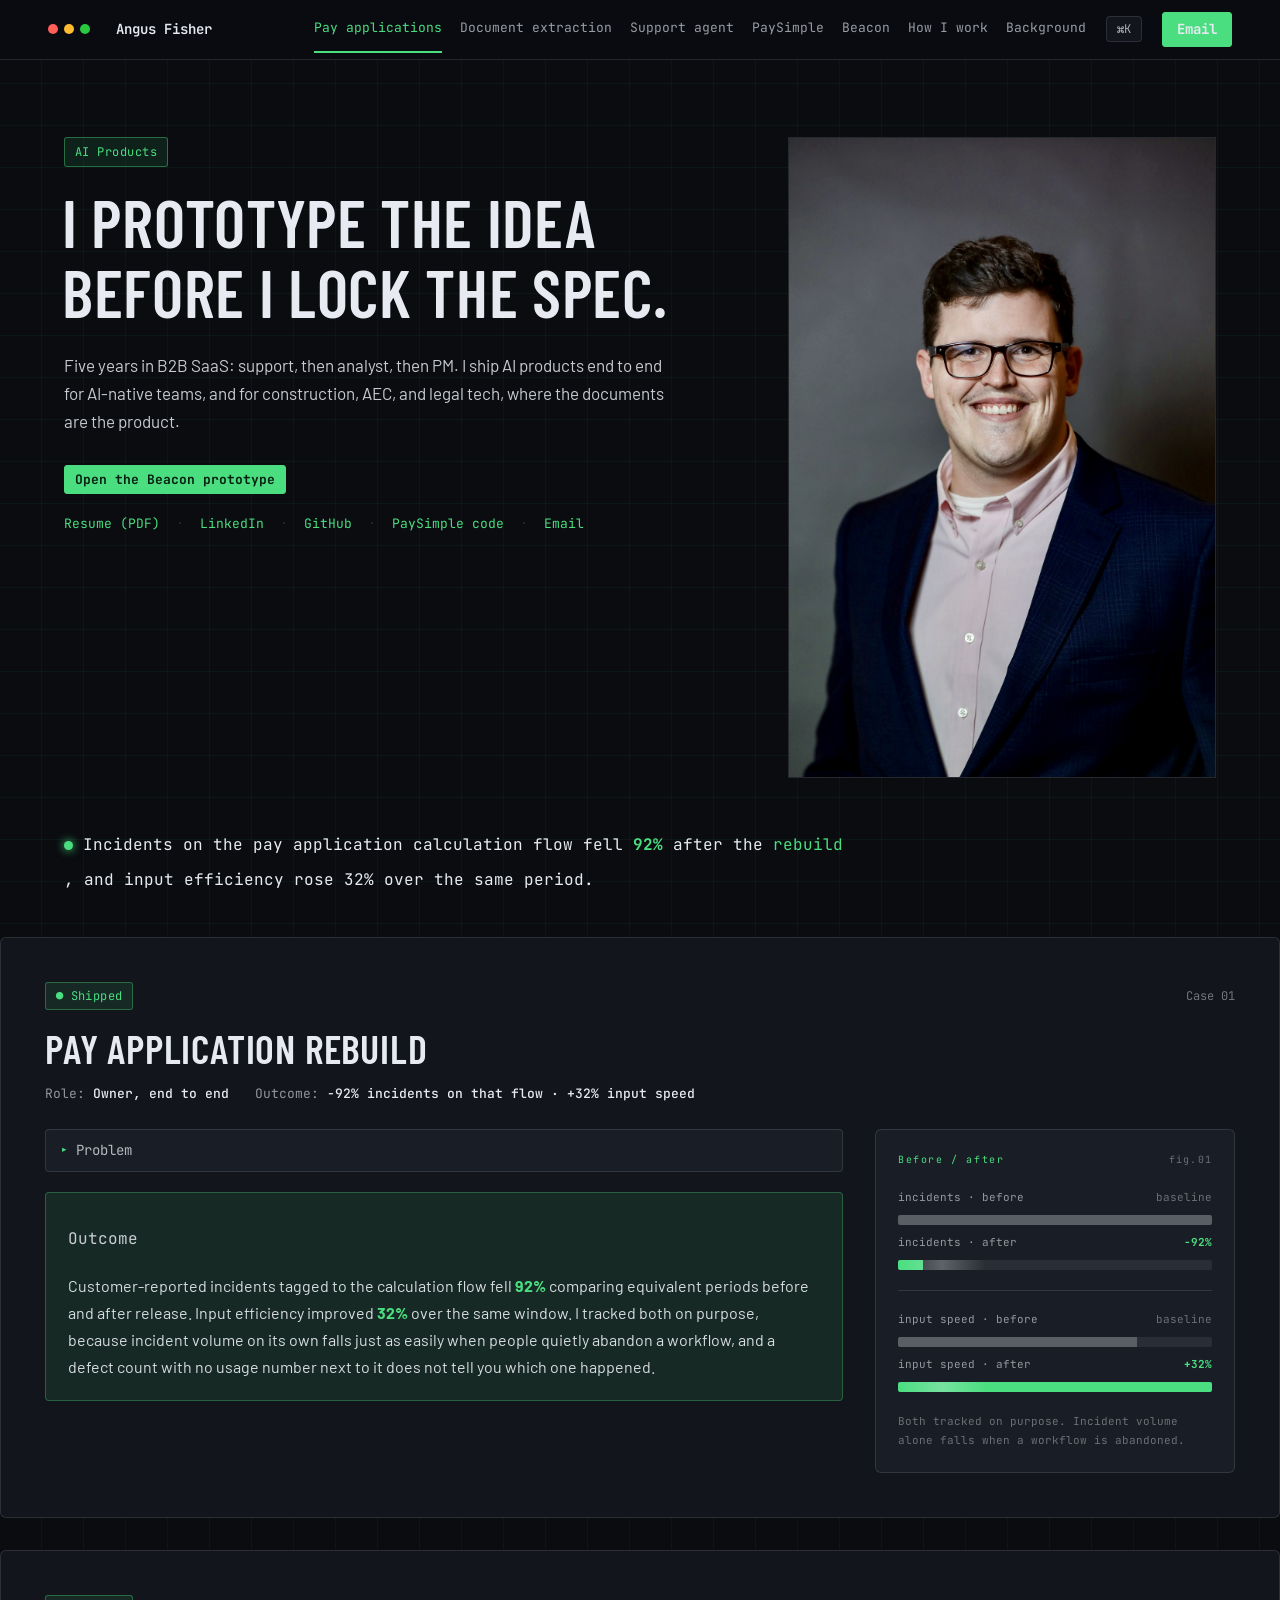
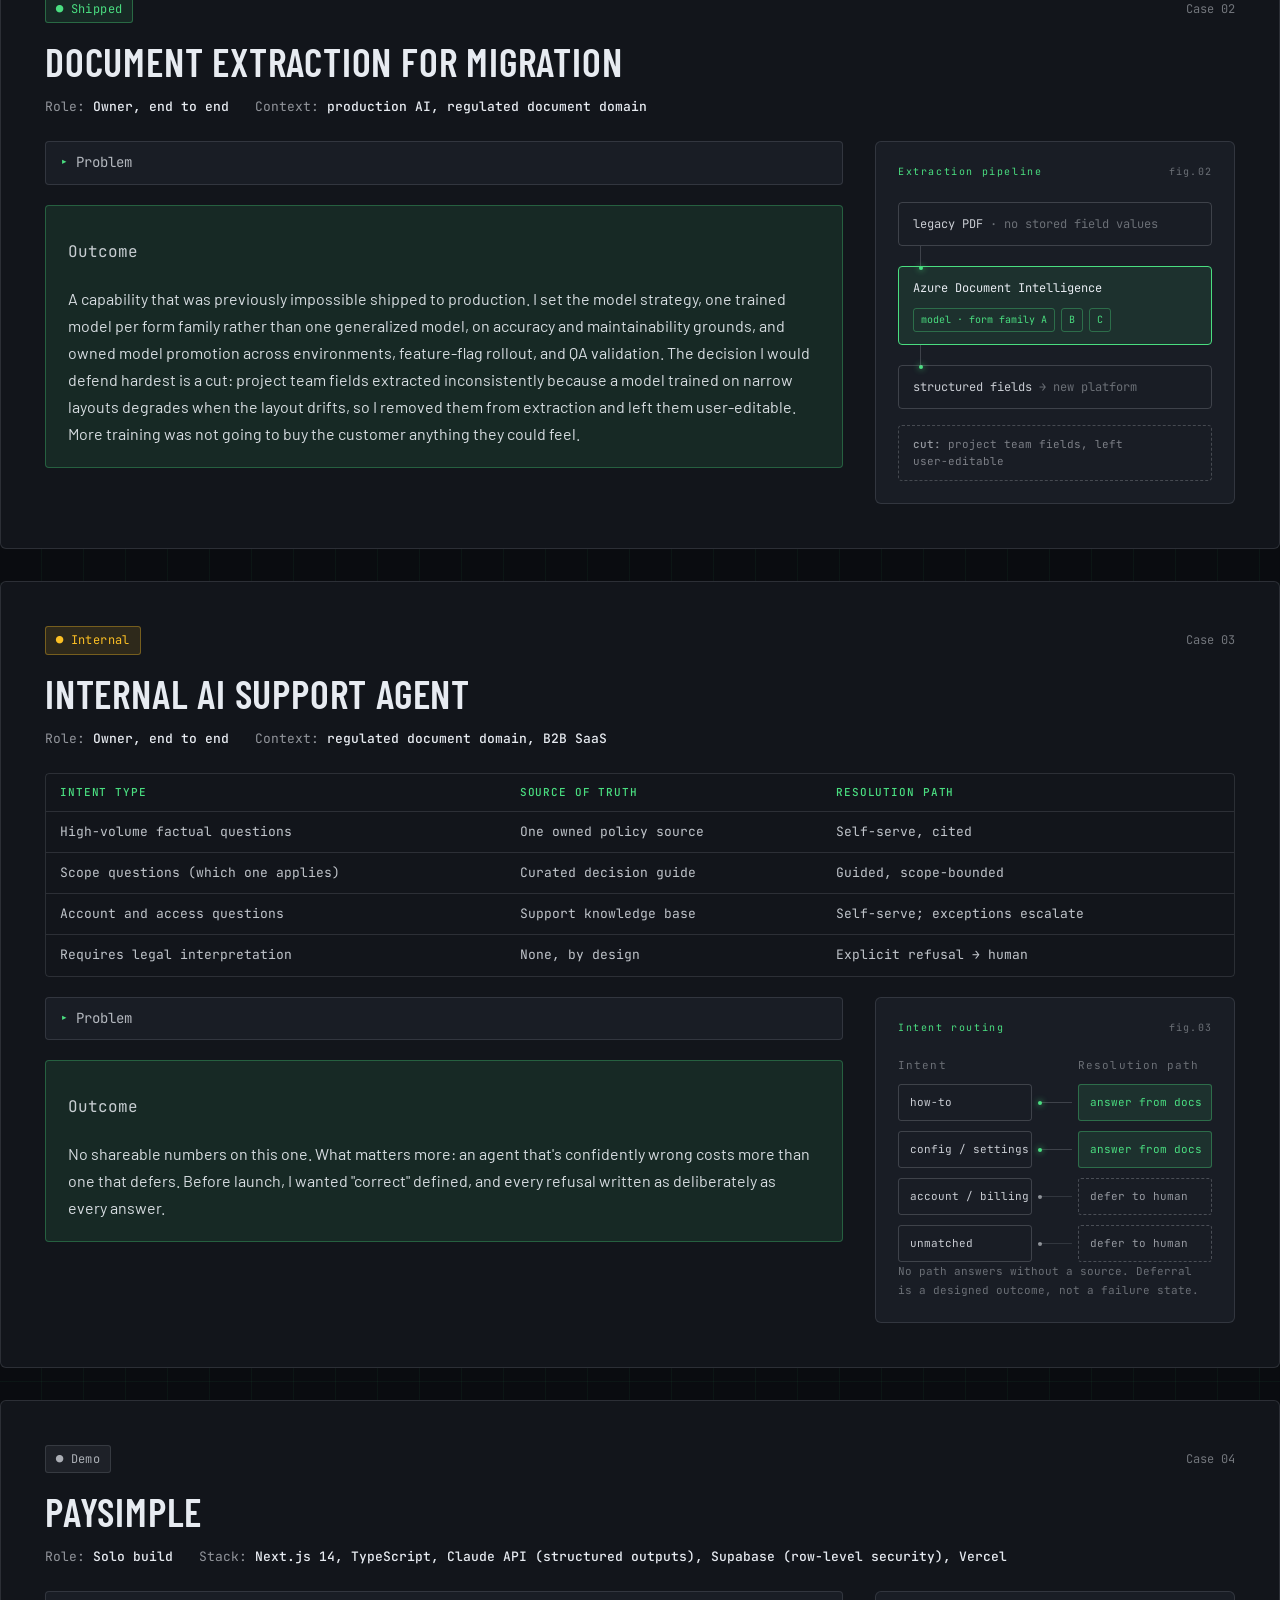
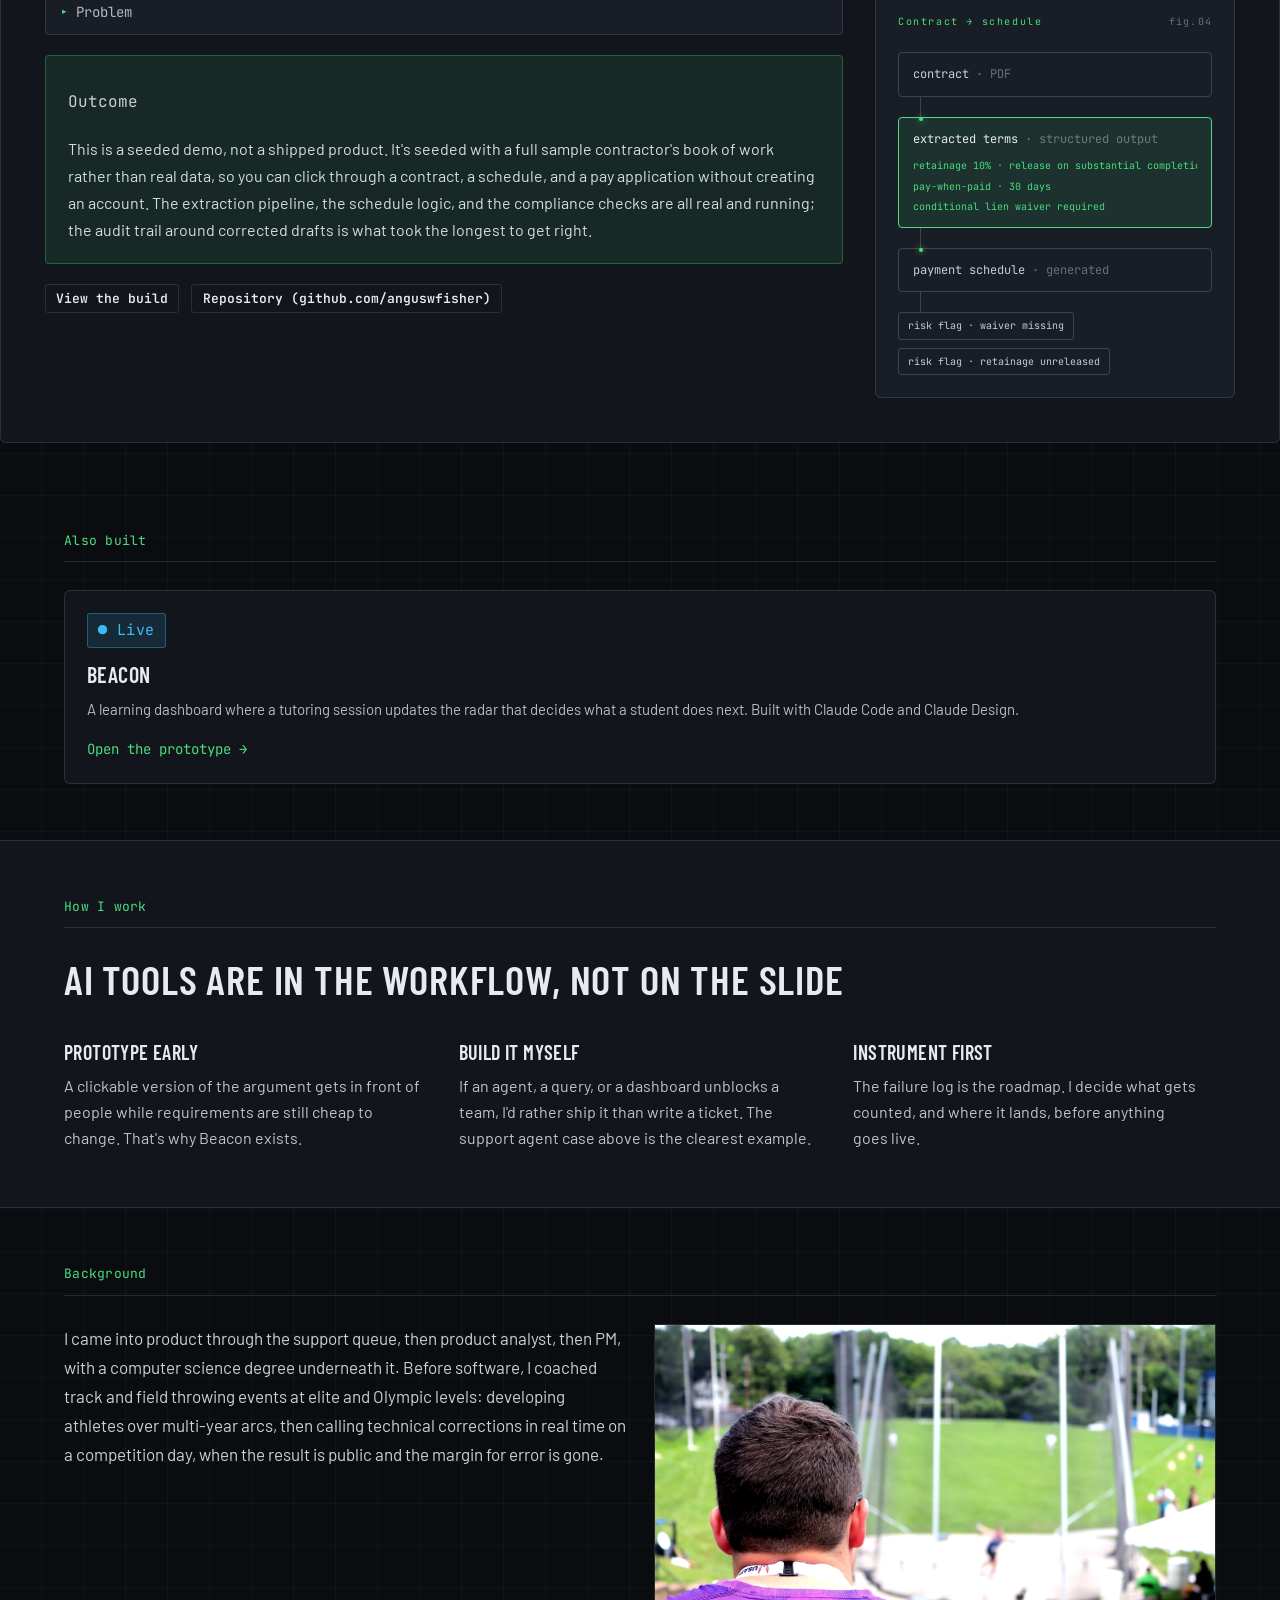
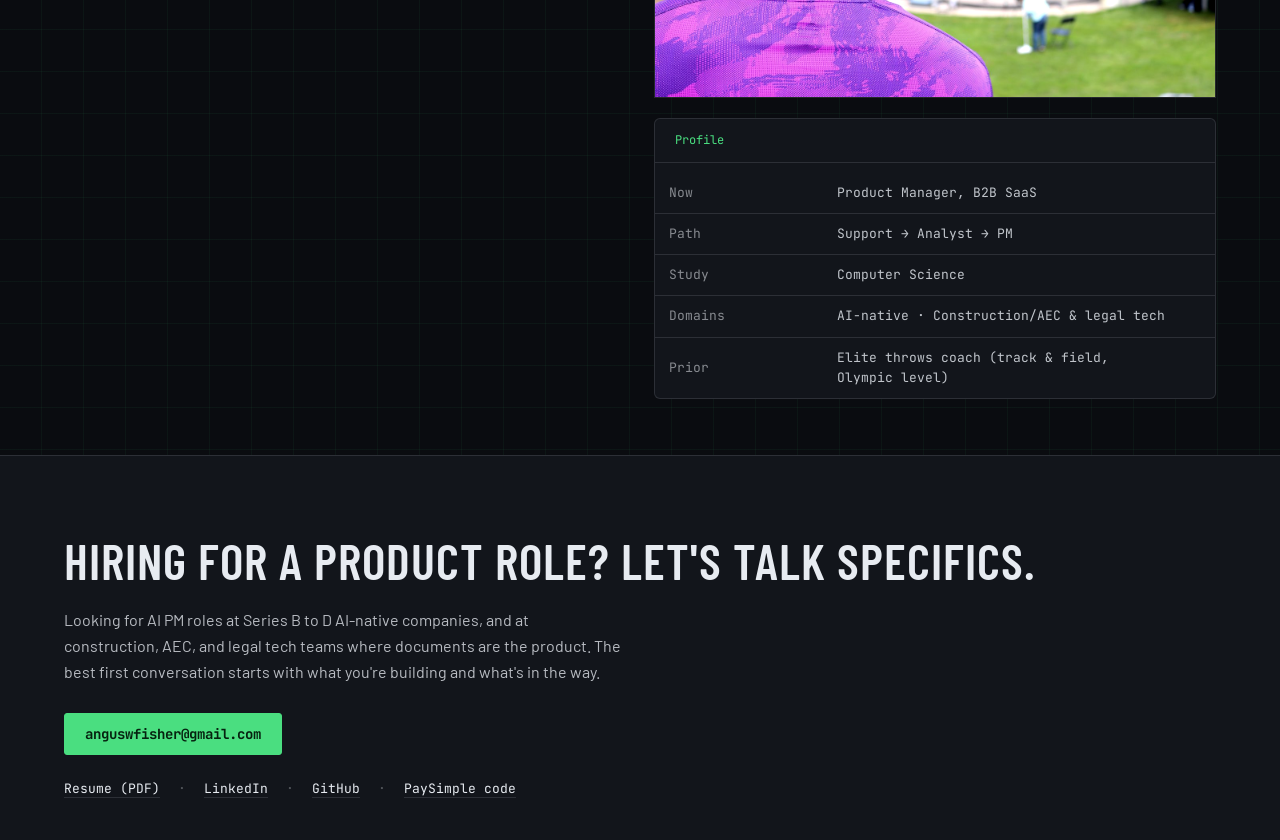
<file: index.html>
<!DOCTYPE html>
<html lang="en">
<head>
<meta charset="utf-8">
<meta name="viewport" content="width=device-width, initial-scale=1">
<link rel="icon" type="image/svg+xml" href="img/favicon.svg">
<title>Angus Fisher, Product Manager</title>
<meta name="description" content="Product manager who ships AI products end to end: intent taxonomy, knowledge structure, working prototype, and the feedback loop that tells you whether it landed.">
<meta property="og:type" content="website">
<meta property="og:url" content="https://angusfisher1.github.io/angusFisher/">
<meta property="og:title" content="Angus Fisher, Product Manager">
<meta property="og:description" content="Product manager who ships AI products end to end: intent taxonomy, knowledge structure, working prototype, and the feedback loop that tells you whether it landed.">
<meta property="og:image" content="https://angusfisher1.github.io/angusFisher/img/og-card.jpg">
<meta property="og:image:width" content="1200">
<meta property="og:image:height" content="630">
<meta name="twitter:card" content="summary_large_image">
<meta name="twitter:title" content="Angus Fisher, Product Manager">
<meta name="twitter:description" content="Product manager who ships AI products end to end: intent taxonomy, knowledge structure, working prototype, and the feedback loop that tells you whether it landed.">
<meta name="twitter:image" content="https://angusfisher1.github.io/angusFisher/img/og-card.jpg">
<link rel="stylesheet" href="css/design-system.css">
<link rel="stylesheet" href="css/site.css">
</head>
<body>

<nav class="nav site-header">
  <span class="term-dots" aria-hidden="true"><span></span><span></span><span></span></span>
  <span class="nav-brand">Angus Fisher</span>
  <div class="nav-links">
    <a href="#case-pay-app" data-nav>Pay applications</a>
    <a href="#case-doc-intelligence" data-nav>Document extraction</a>
    <a href="#case-support-agent" data-nav>Support agent</a>
    <a href="#case-paysimple" data-nav>PaySimple</a>
    <a href="#beacon" data-nav>Beacon</a>
    <a href="#how-i-work" data-nav>How I work</a>
    <a href="#background" data-nav>Background</a>
  </div>
  <button class="cmdk-trigger" id="cmdk-trigger" type="button" aria-haspopup="dialog">⌘K</button>
  <a class="btn btn-primary btn-link nav-email" href="mailto:anguswfisher@gmail.com">Email</a>
</nav>

<section class="hero">
  <div class="hero__grid">
    <div>
      <p class="hero__badge">AI Products</p>
      <h1 class="hero__title">
        <span>I prototype the idea before I lock the spec.</span>
      </h1>
      <p class="hero__lede">
        Five years in B2B SaaS: support, then analyst, then PM. I ship AI products end to end for AI-native teams, and for construction, AEC, and legal tech, where the documents are the product.
      </p>
      <div class="hero__actions">
        <a class="btn btn-primary btn-link" href="https://angusfisher1.github.io/beacon/" target="_blank" rel="noopener">Open the Beacon prototype</a>
      </div>
      <p class="hero__links">
        <a href="assets/resume.pdf" target="_blank" rel="noopener">Resume (PDF)</a>
        <span aria-hidden="true">·</span>
        <a href="https://www.linkedin.com/in/anguswfisher" target="_blank" rel="noopener">LinkedIn</a>
        <span aria-hidden="true">·</span>
        <a href="https://github.com/AngusFisher1" target="_blank" rel="noopener">GitHub</a>
        <span aria-hidden="true">·</span>
        <a href="https://github.com/anguswfisher/paysimple" target="_blank" rel="noopener">PaySimple code</a>
        <span aria-hidden="true">·</span>
        <a href="mailto:anguswfisher@gmail.com">Email</a>
      </p>
    </div>
    <div class="hero__photo">
      <img src="img/headshot.jpg" alt="Angus Fisher smiling in a navy blazer, studio headshot" width="1100" height="1650">
    </div>
  </div>
</section>

<!-- TODO: confirm the exact comparison window (per month, per release, per quarter)
     and the system the incident counts came from, then name the window in the
     outcome paragraph instead of "equivalent periods". -->
<p class="status-line container">
  <span class="status-dot" aria-hidden="true"></span>
  Incidents on the pay application calculation flow fell <strong class="count-up" data-target="92" data-suffix="%">92%</strong> after the <a href="#case-pay-app">rebuild</a>, and input efficiency rose 32% over the same period.
</p>

<section id="case-pay-app" class="deploy-card">
  <div class="deploy-card__head">
    <span class="badge badge--shipped">● Shipped</span>
    <span class="deploy-card__id">Case 01</span>
  </div>
  <h2 class="deploy-card__title">Pay application rebuild</h2>
  <p class="deploy-card__meta">
    <span>Role: <strong>Owner, end to end</strong></span>
    <span>Outcome: <strong>-92% incidents on that flow &middot; +32% input speed</strong></span>
  </p>

  <div class="deploy-card__split">
    <div class="deploy-card__body">
      <details class="log">
        <summary>Problem</summary>
        <p>Pay applications move money between parties on a construction project, and the calculation logic behind them was producing customer-facing errors. The input flow was slow enough that people made mistakes upstream of the math. I led the rebuild end to end and instrumented both incident volume and input efficiency before shipping, so I'd know whether the fix actually worked.</p>
      </details>

      <div class="log log--out">
        <p class="log__prompt">Outcome</p>
        <p class="log__output">Customer-reported incidents tagged to the calculation flow fell <strong>92%</strong> comparing equivalent periods before and after release. Input efficiency improved <strong>32%</strong> over the same window. I tracked both on purpose, because incident volume on its own falls just as easily when people quietly abandon a workflow, and a defect count with no usage number next to it does not tell you which one happened.</p>
      </div>
    </div>

    <div class="diagram-panel">
      <div class="diagram-panel__sweep" data-anim></div>
      <div class="diagram-panel__head">
        <span class="diagram-panel__label">Before / after</span>
        <span class="diagram-panel__fig">fig.01</span>
      </div>
      <div class="diagram-bars">
        <div class="diagram-bar-group">
          <div class="diagram-bar-row"><span>incidents &middot; before</span><span class="baseline">baseline</span></div>
          <div class="diagram-bar-track"><div class="diagram-bar-fill diagram-bar-fill--base" data-anim style="--w:100%"></div></div>
          <div class="diagram-bar-row"><span>incidents &middot; after</span><strong data-count data-to="-92" data-prefix="&minus;" data-suffix="%">&minus;92%</strong></div>
          <div class="diagram-bar-track">
            <div class="diagram-bar-fill diagram-bar-fill--accent" data-anim style="--w:8%"></div>
            <div class="diagram-bar-shine" data-loop></div>
          </div>
        </div>
        <div class="diagram-bar-divider"></div>
        <div class="diagram-bar-group">
          <div class="diagram-bar-row"><span>input speed &middot; before</span><span class="baseline">baseline</span></div>
          <div class="diagram-bar-track"><div class="diagram-bar-fill diagram-bar-fill--base" data-anim style="--w:76%"></div></div>
          <div class="diagram-bar-row"><span>input speed &middot; after</span><strong data-count data-to="32" data-prefix="+" data-suffix="%">+32%</strong></div>
          <div class="diagram-bar-track">
            <div class="diagram-bar-fill diagram-bar-fill--accent" data-anim style="--w:100%"></div>
            <div class="diagram-bar-shine" data-loop></div>
          </div>
        </div>
        <p class="diagram-caption" data-anim>Both tracked on purpose. Incident volume alone falls when a workflow is abandoned.</p>
      </div>
    </div>
  </div>
</section>

<section id="case-doc-intelligence" class="deploy-card">
  <div class="deploy-card__head">
    <span class="badge badge--shipped">● Shipped</span>
    <span class="deploy-card__id">Case 02</span>
  </div>
  <h2 class="deploy-card__title">Document extraction for migration</h2>
  <p class="deploy-card__meta">
    <span>Role: <strong>Owner, end to end</strong></span>
    <span>Context: <strong>production AI, regulated document domain</strong></span>
  </p>

  <div class="deploy-card__split">
    <div class="deploy-card__body">
      <details class="log">
        <summary>Problem</summary>
        <p>Finalized PDFs in our legacy product stored no structured field values. That did not make migration slow, it made it impossible: a customer moving to the newer platform mid-project had to re-key everything by hand, so most of them refused to move at all. I wrote the business case, evaluated OCR and custom PDF parsing against trained extraction models, and chose Azure Document Intelligence because OCR alone could not hold accuracy on documents where the numbers matter financially.</p>
      </details>

      <div class="log log--out">
        <p class="log__prompt">Outcome</p>
        <p class="log__output">A capability that was previously impossible shipped to production. I set the model strategy, one trained model per form family rather than one generalized model, on accuracy and maintainability grounds, and owned model promotion across environments, feature-flag rollout, and QA validation. The decision I would defend hardest is a cut: project team fields extracted inconsistently because a model trained on narrow layouts degrades when the layout drifts, so I removed them from extraction and left them user-editable. More training was not going to buy the customer anything they could feel.</p>
      </div>
    </div>

    <div class="diagram-panel">
      <div class="diagram-panel__sweep" data-anim></div>
      <div class="diagram-panel__head">
        <span class="diagram-panel__label">Extraction pipeline</span>
        <span class="diagram-panel__fig">fig.02</span>
      </div>
      <div class="diagram-flow">
        <div class="diagram-node" data-anim>legacy PDF <span class="sub">&middot; no stored field values</span></div>
        <div class="diagram-connector">
          <div class="diagram-connector__line" data-anim></div>
          <div class="diagram-connector__dot" data-loop></div>
        </div>
        <div class="diagram-node diagram-node--accent" data-anim>
          <div class="diagram-node__title">Azure Document Intelligence</div>
          <div class="diagram-node__tags">
            <span class="diagram-tag" data-loop>model &middot; form family A</span>
            <span class="diagram-tag" data-loop>B</span>
            <span class="diagram-tag" data-loop>C</span>
          </div>
        </div>
        <div class="diagram-connector">
          <div class="diagram-connector__line" data-anim></div>
          <div class="diagram-connector__dot" data-loop></div>
        </div>
        <div class="diagram-node" data-anim>structured fields <span class="sub">&rarr; new platform</span></div>
        <div class="diagram-cut" data-anim><strong>cut:</strong> project team fields, left user-editable</div>
      </div>
    </div>
  </div>
</section>

<section id="case-support-agent" class="deploy-card">
  <div class="deploy-card__head">
    <span class="badge badge--internal">● Internal</span>
    <span class="deploy-card__id">Case 03</span>
  </div>
  <h2 class="deploy-card__title">Internal AI support agent</h2>
  <p class="deploy-card__meta">
    <span>Role: <strong>Owner, end to end</strong></span>
    <span>Context: <strong>regulated document domain, B2B SaaS</strong></span>
  </p>

  <div class="taxonomy">
    <div class="table-scroll">
      <table class="table">
        <thead>
          <tr><th>Intent type</th><th>Source of truth</th><th>Resolution path</th></tr>
        </thead>
        <tbody>
          <tr><td>High-volume factual questions</td><td>One owned policy source</td><td>Self-serve, cited</td></tr>
          <tr><td>Scope questions (which one applies)</td><td>Curated decision guide</td><td>Guided, scope-bounded</td></tr>
          <tr><td>Account and access questions</td><td>Support knowledge base</td><td>Self-serve; exceptions escalate</td></tr>
          <tr><td>Requires legal interpretation</td><td>None, by design</td><td>Explicit refusal → human</td></tr>
        </tbody>
      </table>
    </div>
  </div>

  <div class="deploy-card__split">
    <div class="deploy-card__body">
      <details class="log">
        <summary>Problem</summary>
        <p>Support agents were the search interface for questions the documentation already answered. The same forty or so questions arrived in a hundred phrasings, and every repeat pulled a subject matter expert away from work only they could do. I clustered a real ticket sample by what the resolution actually required, wrote the refusal path for anything needing legal interpretation, and ran a weekly triage on what the taxonomy didn't yet cover.</p>
      </details>

      <div class="log log--out">
        <p class="log__prompt">Outcome</p>
        <p class="log__output">No shareable numbers on this one. What matters more: an agent that's confidently wrong costs more than one that defers. Before launch, I wanted "correct" defined, and every refusal written as deliberately as every answer.</p>
      </div>
    </div>

    <div class="diagram-panel">
      <div class="diagram-panel__sweep" data-anim></div>
      <div class="diagram-panel__head">
        <span class="diagram-panel__label">Intent routing</span>
        <span class="diagram-panel__fig">fig.03</span>
      </div>
      <div class="diagram-route">
        <span class="diagram-route__header">Intent</span>
        <span></span>
        <span class="diagram-route__header">Resolution path</span>

        <div class="diagram-route-cell" data-anim>how-to</div>
        <div class="diagram-route-connector"><div class="diagram-route-connector__dot" data-loop></div></div>
        <div class="diagram-route-cell diagram-route-cell--accent" data-anim>answer from docs</div>

        <div class="diagram-route-cell" data-anim>config / settings</div>
        <div class="diagram-route-connector"><div class="diagram-route-connector__dot" data-loop></div></div>
        <div class="diagram-route-cell diagram-route-cell--accent" data-anim>answer from docs</div>

        <div class="diagram-route-cell" data-anim>account / billing</div>
        <div class="diagram-route-connector diagram-route-connector--dim"><div class="diagram-route-connector__dot diagram-route-connector__dot--dim" data-loop></div></div>
        <div class="diagram-route-cell diagram-route-cell--dashed" data-anim>defer to human</div>

        <div class="diagram-route-cell" data-anim>unmatched</div>
        <div class="diagram-route-connector diagram-route-connector--dim"><div class="diagram-route-connector__dot diagram-route-connector__dot--dim" data-loop></div></div>
        <div class="diagram-route-cell diagram-route-cell--dashed" data-anim>defer to human</div>
      </div>
      <p class="diagram-caption" data-anim>No path answers without a source. Deferral is a designed outcome, not a failure state.</p>
    </div>
  </div>
</section>

<section id="case-paysimple" class="deploy-card">
  <div class="deploy-card__head">
    <span class="badge badge--demo">● Demo</span>
    <span class="deploy-card__id">Case 04</span>
  </div>
  <h2 class="deploy-card__title">PaySimple</h2>
  <p class="deploy-card__meta">
    <span>Role: <strong>Solo build</strong></span>
    <span>Stack: <strong>Next.js 14, TypeScript, Claude API (structured outputs), Supabase (row-level security), Vercel</strong></span>
  </p>

  <div class="deploy-card__split">
    <div class="deploy-card__body">
      <details class="log">
        <summary>Problem</summary>
        <p>Contractors pull payment terms out of contracts by hand, rebuild the schedule in a spreadsheet, and carry compliance risk they can't easily see: retainage release conditions, pay-when-paid versus pay-if-paid clauses, prompt payment law that varies by state. Generic payment software doesn't speak that language, because it wasn't built for construction contracts specifically.</p>
        <p>Solo build, product and engineering both. The pipeline reads an uploaded contract, identifies the agreement type, and extracts payment terms and key dates using the Claude API, not a template matcher or a regex pass over the PDF text. Extracted terms feed a payment schedule that accounts for progress draws, retainage, and lien waivers, then flow into a pay application workflow with line-item management and the calculations that go with it. A compliance layer checks for the clauses that actually cause payment disputes: pay-when-paid versus pay-if-paid language, retainage triggers, completion dependencies, and state prompt payment law.</p>
      </details>

      <div class="log log--out">
        <p class="log__prompt">Outcome</p>
        <p class="log__output">This is a seeded demo, not a shipped product. It's seeded with a full sample contractor's book of work rather than real data, so you can click through a contract, a schedule, and a pay application without creating an account. The extraction pipeline, the schedule logic, and the compliance checks are all real and running; the audit trail around corrected drafts is what took the longest to get right.</p>
      </div>

      <p class="deploy-card__links">
        <a class="btn btn-secondary btn-link" href="https://anguswfisher.github.io/paysimple/" target="_blank" rel="noopener">View the build</a>
        <a class="btn btn-secondary btn-link" href="https://github.com/anguswfisher/paysimple" target="_blank" rel="noopener">Repository (github.com/anguswfisher)</a>
      </p>
    </div>

    <div class="diagram-panel">
      <div class="diagram-panel__sweep" data-anim></div>
      <div class="diagram-panel__head">
        <span class="diagram-panel__label">Contract &rarr; schedule</span>
        <span class="diagram-panel__fig">fig.04</span>
      </div>
      <div class="diagram-flow">
        <div class="diagram-node" data-anim>contract <span class="sub">&middot; PDF</span></div>
        <div class="diagram-connector">
          <div class="diagram-connector__line" data-anim></div>
          <div class="diagram-connector__dot" data-loop></div>
        </div>
        <div class="diagram-node diagram-node--accent" data-anim>
          <div class="diagram-node__title">extracted terms <span class="sub">&middot; structured output</span></div>
          <div class="diagram-node__lines">
            <span data-anim>retainage 10% &middot; release on substantial completion</span>
            <span data-anim>pay-when-paid &middot; 30 days</span>
            <span data-anim>conditional lien waiver required</span>
          </div>
        </div>
        <div class="diagram-connector">
          <div class="diagram-connector__line" data-anim></div>
          <div class="diagram-connector__dot" data-loop></div>
        </div>
        <div class="diagram-node" data-anim>payment schedule <span class="sub">&middot; generated</span></div>
        <div class="diagram-connector">
          <div class="diagram-connector__line" data-anim></div>
        </div>
        <div class="diagram-flags">
          <span class="diagram-flag" data-anim>risk flag &middot; waiver missing</span>
          <span class="diagram-flag" data-anim>risk flag &middot; retainage unreleased</span>
        </div>
      </div>
    </div>
  </div>
</section>

<section id="also-built" class="section-1200">
  <span class="eyebrow">Also built</span>
  <hr class="divider">
  <div class="also-built__grid">
    <article class="also-built__item" id="beacon">
      <div class="also-built__body also-built__body--no-image">
        <p class="also-built__head"><span class="badge badge--live">● Live</span></p>
        <h3 class="also-built__title">Beacon</h3>
        <p>A learning dashboard where a tutoring session updates the radar that decides what a student does next. Built with Claude Code and Claude Design.</p>
        <a href="https://angusfisher1.github.io/beacon/" target="_blank" rel="noopener">Open the prototype →</a>
      </div>
    </article>
  </div>
</section>

<section id="how-i-work" class="approach">
  <div class="container">
    <span class="eyebrow">How I work</span>
    <hr class="divider">
    <h2 class="approach__title">AI tools are in the workflow, not on the slide</h2>
    <div class="flags">
      <div>
        <h3>Prototype early</h3>
        <p>A clickable version of the argument gets in front of people while requirements are still cheap to change. That's why Beacon exists.</p>
      </div>
      <div>
        <h3>Build it myself</h3>
        <p>If an agent, a query, or a dashboard unblocks a team, I'd rather ship it than write a ticket. The support agent case above is the clearest example.</p>
      </div>
      <div>
        <h3>Instrument first</h3>
        <p>The failure log is the roadmap. I decide what gets counted, and where it lands, before anything goes live.</p>
      </div>
    </div>
  </div>
</section>

<section id="background" class="section-1200">
  <span class="eyebrow">Background</span>
  <hr class="divider">
  <div class="background-grid">
    <div>
      <p class="bio__lede">I came into product through the support queue, then product analyst, then PM, with a computer science degree underneath it. Before software, I coached track and field throwing events at elite and Olympic levels: developing athletes over multi-year arcs, then calling technical corrections in real time on a competition day, when the result is public and the margin for error is gone.</p>
    </div>
    <div class="background-media">
      <div class="background-media__photo">
        <img src="img/coaching.JPG" alt="Coaching a throws event at a USATF competition" width="1400" height="933" loading="lazy">
      </div>
      <div class="profile-card">
        <p class="profile-card__label">Profile</p>
        <table class="table">
          <tbody>
            <tr><td>Now</td><td>Product Manager, B2B SaaS</td></tr>
            <tr><td>Path</td><td>Support → Analyst → PM</td></tr>
            <tr><td>Study</td><td>Computer Science</td></tr>
            <tr><td>Domains</td><td>AI-native · Construction/AEC &amp; legal tech</td></tr>
            <tr><td>Prior</td><td>Elite throws coach (track &amp; field, Olympic level)</td></tr>
          </tbody>
        </table>
      </div>
    </div>
  </div>
</section>

<footer class="site-footer">
  <div class="container">
    <h2 class="site-footer__title">Hiring for a product role? Let's talk specifics.</h2>
    <p class="site-footer__note">Looking for AI PM roles at Series B to D AI-native companies, and at construction, AEC, and legal tech teams where documents are the product. The best first conversation starts with what you're building and what's in the way.</p>
    <a class="btn btn-primary btn-link footer-email" href="mailto:anguswfisher@gmail.com">anguswfisher@gmail.com</a>
    <p class="footer-links--text">
      <a href="assets/resume.pdf" target="_blank" rel="noopener">Resume (PDF)</a>
      <span aria-hidden="true">·</span>
      <a href="https://www.linkedin.com/in/anguswfisher" target="_blank" rel="noopener">LinkedIn</a>
      <span aria-hidden="true">·</span>
      <a href="https://github.com/AngusFisher1" target="_blank" rel="noopener">GitHub</a>
      <span aria-hidden="true">·</span>
      <a href="https://github.com/anguswfisher/paysimple" target="_blank" rel="noopener">PaySimple code</a>
    </p>
  </div>
</footer>

<div class="cmdk-backdrop" id="cmdk-backdrop" hidden role="dialog" aria-modal="true" aria-label="Command palette">
  <div class="cmdk">
    <input class="cmdk__input" id="cmdk-input" type="text" placeholder="Type a command or search…" autocomplete="off" spellcheck="false">
    <ul class="cmdk__list" id="cmdk-list">
      <li><button type="button" data-href="#case-pay-app">Go to: Pay application rebuild</button></li>
      <li><button type="button" data-href="#case-doc-intelligence">Go to: Document extraction for migration</button></li>
      <li><button type="button" data-href="#case-support-agent">Go to: Internal support agent</button></li>
      <li><button type="button" data-href="#case-paysimple">Go to: PaySimple</button></li>
      <li><button type="button" data-href="#beacon">Go to: Beacon (also built)</button></li>
      <li><button type="button" data-href="#how-i-work">Go to: How I work</button></li>
      <li><button type="button" data-href="#background">Go to: Background</button></li>
      <li><button type="button" data-href="https://angusfisher1.github.io/beacon/" data-external="1">Open: Beacon (live demo) <span class="text-muted">↗</span></button></li>
      <li><button type="button" data-href="assets/resume.pdf" data-external="1">Open: Resume (PDF) <span class="text-muted">↗</span></button></li>
      <li><button type="button" data-href="https://www.linkedin.com/in/anguswfisher" data-external="1">Open: LinkedIn <span class="text-muted">↗</span></button></li>
      <li><button type="button" data-href="https://github.com/AngusFisher1" data-external="1">Open: GitHub <span class="text-muted">↗</span></button></li>
      <li><button type="button" data-href="https://github.com/anguswfisher/paysimple" data-external="1">Open: PaySimple repository <span class="text-muted">↗</span></button></li>
      <li><button type="button" data-href="mailto:anguswfisher@gmail.com" data-external="1">Open: Email <span class="text-muted">↗</span></button></li>
    </ul>
  </div>
</div>

<script src="site.js" defer></script>
</body>
</html>
</file>
<file: css/design-system.css>
/* Industry — design-system tokens and component classes. This file is the source of truth for the system's look; retune it here and see readme.md. */
@import url('https://fonts.googleapis.com/css2?family=Barlow:wght@400;500;700&family=Barlow+Condensed:wght@400;600&display=swap');

:root {
  --color-bg: #f2f2f3;
  --color-surface: #e9e9ea;
  --color-text: #1d1f20;
  --color-accent: #5980a6;
  --color-accent-2: #728fab;
  --color-divider: color-mix(in srgb, #62686c 26%, transparent);

  /* Tonal ramps — generated in OKLCH on one shared lightness scale, so the
     same step of any role matches the others in visual value. */
  --color-neutral-100: #f5f5f8;
  --color-neutral-200: #e7e7ea;
  --color-neutral-300: #d4d4d7;
  --color-neutral-400: #b7b7ba;
  --color-neutral-500: #98989b;
  --color-neutral-600: #7a7a7d;
  --color-neutral-700: #5d5d60;
  --color-neutral-800: #424244;
  --color-neutral-900: #2b2b2d;

  --color-accent-100: #eef6ff;
  --color-accent-200: #d6ebff;
  --color-accent-300: #b5d9fd;
  --color-accent-400: #94bce3;
  --color-accent-500: #749dc4;
  --color-accent-600: #597ea3;
  --color-accent-700: #416180;
  --color-accent-800: #2c455d;
  --color-accent-900: #1d2d3d;

  --color-accent-2-100: #eef6ff;
  --color-accent-2-200: #d6ebff;
  --color-accent-2-300: #bdd8f2;
  --color-accent-2-400: #9ebbd8;
  --color-accent-2-500: #7e9cb8;
  --color-accent-2-600: #627d98;
  --color-accent-2-700: #486077;
  --color-accent-2-800: #314457;
  --color-accent-2-900: #1f2d3a;

  --font-heading: "Barlow Condensed", system-ui, sans-serif;
  --font-heading-weight: 600;
  --font-body: "Barlow", system-ui, sans-serif;

  --space-1: 3.4px;
  --space-2: 6.8px;
  --space-3: 10.2px;
  --space-4: 13.6px;
  --space-6: 20.4px;
  --space-8: 27.2px;

  --radius-sm: 2px;
  --radius-md: 4px;
  --radius-lg: 7px;

  /* Elevation — derived from the ground: soft ink-tinted shadows on a
     light theme, a hairline edge + ambient darkness on a dark one. */
  --shadow-sm: 0 1px 2px color-mix(in srgb, #2b2b2d 14%, transparent);
  --shadow-md: 0 3px 10px color-mix(in srgb, #2b2b2d 16%, transparent);
  --shadow-lg: 0 12px 32px color-mix(in srgb, #2b2b2d 22%, transparent);
}

body {
  background: var(--color-bg);
  color: var(--color-text);
  font-family: var(--font-body);
}
h1, h2, h3, h4 { font-family: var(--font-heading); font-weight: var(--font-heading-weight); }

.blueprint {
  position: relative;
  border: 1px solid var(--color-divider);
  border-radius: 0;
}
/* The overlay image treatments (halftone, duotone) clip their overlay
   (overflow:hidden); a blueprint wrapper draws its registration marks
   outside the box, so when both classes share a wrapper the frame must
   win. */
.blueprint.halftone, .blueprint.plate, .blueprint.duotone { overflow: visible; }
.blueprint > .corner {
  position: absolute; width: 11px; height: 11px;
  color: color-mix(in srgb, var(--color-text) 55%, transparent);
}
.blueprint > .corner::before, .blueprint > .corner::after {
  content: ""; position: absolute; background: currentColor;
}
.blueprint > .corner::before { left: 5px; top: 0; width: 1px; height: 100%; }
.blueprint > .corner::after  { top: 5px; left: 0; width: 100%; height: 1px; }
.blueprint > .corner.tl { top: -6px; left: -6px; }
.blueprint > .corner.tr { top: -6px; right: -6px; }
.blueprint > .corner.bl { bottom: -6px; left: -6px; }
.blueprint > .corner.br { bottom: -6px; right: -6px; }

.duotone{position:relative;overflow:hidden}
.duotone::after{content:"";position:absolute;inset:0;pointer-events:none;
  background:var(--color-accent);mix-blend-mode:color;
  transition:opacity .3s ease}
.duotone:hover::after{opacity:0}

/* ══════════════════════════════════════════════════════════════════════════
   Components — built with the tokens above. Plain CSS
   on plain HTML: no JavaScript, no build step. Each class is documented in
   readme.md and demonstrated in foundations/ and components/.
   ══════════════════════════════════════════════════════════════════════ */

*, *::before, *::after { box-sizing: border-box; }
body { margin: 0; font-size: 15px; line-height: 1.55; font-weight: 400; }
h1, h2, h3, h4, h5, h6 {
  font-family: var(--font-heading); font-weight: var(--font-heading-weight);
  line-height: 1.12; letter-spacing: -0.015em; margin: 0 0 var(--space-2);
}
h1 { font-size: 42px; }
h2 { font-size: 32px; }
h3 { font-size: 25px; }
h4 { font-size: 20px; }
h5 { font-size: 16px; }
h6 { font-size: 13px; }
h6 { letter-spacing: 0.08em; text-transform: uppercase; }
p { margin: 0 0 var(--space-3); }
a { color: var(--color-accent); text-underline-offset: 3px; }
img { display: block; max-width: 100%; }
figure { margin: 0; }
figcaption {
  font-size: 11px; margin-top: var(--space-1);
  color: color-mix(in srgb, var(--color-text) 55%, transparent);
}
.text-muted { color: color-mix(in srgb, var(--color-text) 55%, transparent); }
:focus { outline: none; }
:focus-visible { outline: 2px solid var(--color-accent); outline-offset: 2px; }
::selection { background: color-mix(in srgb, var(--color-accent) 30%, transparent); }

/* — rules — */
.hr {
  height: 1px; border: 0; margin: var(--space-4) 0;
  background: var(--color-divider);
}

/* — buttons — */
.btn {
  display: inline-flex; align-items: center; justify-content: center; gap: 6px;
  cursor: pointer; text-decoration: none;
  font-family: var(--font-heading); font-weight: var(--font-heading-weight);
  font-size: 13px; line-height: 1.2; color: var(--color-text);
  background: transparent; border: 1px solid transparent;
  padding: calc(var(--space-2) * 0.85) var(--space-3);
  border-radius: var(--radius-md);
}
.btn svg { display: block; }
.btn:disabled { opacity: 0.45; cursor: not-allowed; }
.btn-primary { background: var(--color-accent); color: var(--color-bg); }
.btn-primary:hover { background: var(--color-accent-600); }
.btn-primary:active { background: var(--color-accent-700); }
.btn-secondary { border-color: var(--color-divider); }
.btn-secondary:hover { background: color-mix(in srgb, var(--color-text) 7%, transparent); }
.btn-secondary:active { background: color-mix(in srgb, var(--color-text) 14%, transparent); }
.btn-ghost { color: var(--color-accent); padding-inline: var(--space-1); }
.btn-ghost:hover { background: color-mix(in srgb, var(--color-accent) 10%, transparent); }
.btn-ghost:active { background: color-mix(in srgb, var(--color-accent) 18%, transparent); }
.btn-icon { width: 34px; height: 34px; padding: 0; }
.btn-block { width: 100%; margin-top: var(--space-2); }

/* — forms — */
.field > label {
  display: block; font-size: 12px; margin-bottom: 5px;
  color: color-mix(in srgb, var(--color-text) 70%, transparent);
}
.input {
  width: 100%; min-height: 36px; padding: 6px 10px; font: inherit;
  font-size: 14px; color: var(--color-text); caret-color: var(--color-accent);
  background: var(--color-surface);
  border: 1px solid var(--color-divider); border-radius: var(--radius-md);
}
.input:hover { border-color: color-mix(in srgb, var(--color-text) 45%, transparent); }
.input:focus-visible { border-color: var(--color-accent); outline-offset: 0; }
textarea.input { min-height: 90px; resize: vertical; }
.radio { display: inline-flex; align-items: center; gap: 8px; cursor: pointer; font-size: 14px; }
.radio input, .seg-opt input {
  position: absolute; opacity: 0; width: 0; height: 0; pointer-events: none;
}
.radio .dot {
  width: 16px; height: 16px; flex: none; border-radius: 50%;
  border: 1.5px solid var(--color-divider);
}
.radio:hover .dot { border-color: var(--color-accent); }
.radio input:checked + .dot {
  border-color: var(--color-accent); background: var(--color-accent);
  box-shadow: inset 0 0 0 4px var(--color-bg);
}
.radio input:focus-visible + .dot { outline: 2px solid var(--color-accent); outline-offset: 2px; }
.seg {
  display: inline-flex; overflow: hidden;
  border: 1px solid var(--color-divider); border-radius: var(--radius-md);
}
.seg-opt {
  display: inline-flex; align-items: center; gap: 6px;
  padding: 7px 12px; font-size: 13px; cursor: pointer;
}
.seg-opt + .seg-opt { border-left: 1px solid var(--color-divider); }
.seg-opt:has(input:checked) { background: var(--color-accent); color: var(--color-bg); }
.seg-opt:not(:has(input:checked)):hover { background: color-mix(in srgb, var(--color-text) 7%, transparent); }
.seg-opt:has(input:focus-visible) { outline: 2px solid var(--color-accent); outline-offset: -2px; }

/* — cards — */
.card {
  display: flex; flex-direction: column; gap: var(--space-2);
  padding: var(--space-3); border-radius: var(--radius-md); background: var(--color-surface);
}
.card-kicker { font-size: 10px; letter-spacing: 0.1em; text-transform: uppercase; color: var(--color-accent); }
.card-title {
  font-family: var(--font-heading); font-weight: var(--font-heading-weight);
  font-size: 17px; line-height: 1.2;
}
.card-body { margin: 0; font-size: 13px; opacity: 0.8; flex: 1; }
.card-meta {
  display: flex; align-items: center; gap: 6px; font-size: 11px;
  color: color-mix(in srgb, var(--color-text) 50%, transparent);
}
.elev-sm { box-shadow: var(--shadow-sm); }
.elev-md { box-shadow: var(--shadow-md); }
.elev-lg { box-shadow: var(--shadow-lg); }

/* — tags — */
.tag {
  display: inline-flex; align-items: center; font-size: 11px;
  letter-spacing: 0.02em; padding: 3px 10px;
  border-radius: calc(var(--radius-md) * 0.75);
}
.tag-accent { background: var(--color-accent-100); color: var(--color-accent-800); }
.tag-accent-2 { background: var(--color-accent-2-100); color: var(--color-accent-2-800); }
.tag-neutral { background: var(--color-neutral-100); color: var(--color-neutral-800); }
.tag-outline { border: 1px solid var(--color-accent); color: var(--color-accent); }

/* — navigation — */
.nav {
  display: flex; align-items: center; gap: var(--space-4);
  padding: var(--space-3) var(--space-4);
  border-bottom: none;
}
.nav-brand {
  font-family: var(--font-heading); font-weight: var(--font-heading-weight);
  font-size: 18px; margin-right: auto;
}
.nav a { color: inherit; text-decoration: none; font-size: 14px; }
.nav a:hover, .nav a[aria-current='page'] { color: var(--color-accent); }

/* — tables — */
.table { width: 100%; border-collapse: collapse; font-size: 14px; }
.table th {
  text-align: left; font-size: 11px; letter-spacing: 0.08em; text-transform: uppercase;
  color: color-mix(in srgb, var(--color-text) 60%, transparent);
  padding: var(--space-2); border-bottom: 1px solid var(--color-divider);
}
.table td {
  padding: var(--space-2);
  border-bottom: 1px solid color-mix(in srgb, var(--color-text) 8%, transparent);
}
.table tbody tr:hover { background: color-mix(in srgb, var(--color-text) 4%, transparent); }

/* — dialog — */
.dialog-backdrop {
  position: fixed; inset: 0; display: grid; place-items: center;
  padding: var(--space-4);
  background: color-mix(in srgb, var(--color-neutral-900) 50%, transparent);
}
.dialog {
  width: min(440px, 100%); display: flex; flex-direction: column; gap: var(--space-3);
  padding: var(--space-4); border-radius: var(--radius-lg);
  background: var(--color-surface); box-shadow: var(--shadow-lg);
}
.dialog-title {
  font-family: var(--font-heading); font-weight: var(--font-heading-weight);
  font-size: 20px;
}
.dialog-body { font-size: 14px; opacity: 0.85; }
.dialog-actions { display: flex; justify-content: flex-end; gap: var(--space-2); margin-top: var(--space-2); }

/* — blueprint frame: components are wireframe objects (see .blueprint
     and .corner above) — square, transparent, hairline-bordered — */
.card, .btn, .input, .tag, .seg, .dialog { border-radius: 0; }
.card, .dialog { background: transparent; border: 1px solid var(--color-divider); }
.btn { border: 1px solid var(--color-divider); }
.btn-primary { border-color: var(--color-accent); }
.btn-ghost { border-color: transparent; }
</file>
<file: css/site.css>
@import url('https://fonts.googleapis.com/css2?family=JetBrains+Mono:wght@400;500;700&display=swap');

/* Angus Fisher — portfolio site styles.
   Theme: forward-deployed / mission-control. Dark, monospace-accented,
   built to read as an operator's console rather than a brochure.
   Base tokens (color, type) from design-system.css are overridden below;
   layout and components for this page live entirely in this file. */

:root {
  --color-bg: #0a0c10;
  --color-surface: #12151b;
  --color-surface-2: #191d25;
  --color-text: #e7ebf1;
  --color-divider: rgba(231, 235, 241, 0.12);

  --color-accent: #4ade80;      /* phosphor green — status / glow */
  --color-accent-2: #38bdf8;    /* cyan — secondary signal */
  --color-warn: #fbbf24;        /* amber — internal / in-progress */

  --color-accent-100: rgba(74, 222, 128, 0.10);
  --color-accent-700: #4ade80;
  --color-accent-900: #0a0c10;

  --font-mono: 'JetBrains Mono', ui-monospace, SFMono-Regular, Menlo, monospace;
}

html { scroll-behavior: smooth; }
@media (prefers-reduced-motion: reduce) {
  html { scroll-behavior: auto; }
}

body {
  margin: 0;
  text-wrap: pretty;
  font-size: 16px;
  background: var(--color-bg);
  color: var(--color-text);
  background-image:
    linear-gradient(color-mix(in srgb, var(--color-accent) 5%, transparent) 1px, transparent 1px),
    linear-gradient(90deg, color-mix(in srgb, var(--color-accent) 5%, transparent) 1px, transparent 1px);
  background-size: 42px 42px;
  background-position: -1px -1px;
}

a { color: var(--color-accent); text-underline-offset: 3px; }
a:hover { color: color-mix(in srgb, var(--color-accent) 70%, white); }
::selection { background: color-mix(in srgb, var(--color-accent) 35%, transparent); }
:focus-visible { outline: 2px solid var(--color-accent); outline-offset: 2px; }

section[id], article[id] { scroll-margin-top: 96px; }

.mono { font-family: var(--font-mono); }

.container {
  max-width: 1400px;
  margin: 0 auto;
  padding: 0 clamp(20px, 5vw, 64px);
}
.section-1200 {
  max-width: 1400px;
  margin: 0 auto;
  padding: 56px clamp(20px, 5vw, 64px);
}

.eyebrow {
  display: block;
  font-family: var(--font-mono);
  font-size: 13px;
  letter-spacing: 0.02em;
  color: var(--color-accent);
  margin: 0 0 10px;
}
.divider {
  height: 1px;
  border: 0;
  margin: 0 0 28px;
  background: var(--color-divider);
}

.btn-link { text-decoration: none; }
.text-muted { color: color-mix(in srgb, var(--color-text) 55%, transparent); }

/* Buttons — override the light-theme design system defaults for this page */
.btn {
  font-family: var(--font-mono);
  border-radius: 3px;
}
.btn-primary { background: var(--color-accent); color: #06210f; border-color: var(--color-accent); font-weight: 700; }
.btn-primary:hover { background: color-mix(in srgb, var(--color-accent) 85%, white); }
.btn-secondary { color: var(--color-text); border-color: var(--color-divider); }
.btn-secondary:hover { background: color-mix(in srgb, var(--color-text) 8%, transparent); }

/* Terminal chrome / nav
   ------------------------------------------------------------------ */
.site-header {
  position: sticky;
  top: 0;
  z-index: 30;
  display: flex;
  align-items: center;
  gap: 20px;
  background: color-mix(in srgb, var(--color-bg) 88%, transparent);
  backdrop-filter: blur(8px);
  border-bottom: 1px solid var(--color-divider);
  padding: 12px clamp(16px, 4vw, 48px);
}
.term-dots { display: inline-flex; gap: 6px; margin-right: 6px; }
.term-dots span {
  width: 10px; height: 10px; border-radius: 50%;
  background: color-mix(in srgb, var(--color-text) 25%, transparent);
}
.term-dots span:nth-child(1) { background: #ff5f57; }
.term-dots span:nth-child(2) { background: #febc2e; }
.term-dots span:nth-child(3) { background: #28c840; }
.nav-brand {
  font-family: var(--font-mono);
  font-size: 14px;
  color: var(--color-text);
  margin-right: auto;
  white-space: nowrap;
}
.nav-brand .accent { color: var(--color-accent); }
.nav-links { display: flex; gap: 18px; flex-wrap: wrap; }
.nav-links a {
  font-family: var(--font-mono);
  font-size: 13px;
  color: color-mix(in srgb, var(--color-text) 65%, transparent);
  text-decoration: none;
  white-space: nowrap;
  position: relative;
  padding-bottom: 2px;
}
.nav-links a:hover,
.nav-links a[aria-current='page'] { color: var(--color-accent); }
.nav-links a[aria-current='page']::after {
  content: ""; position: absolute; left: 0; right: 0; bottom: -13px;
  height: 2px; background: var(--color-accent);
}
.cmdk-trigger {
  font-family: var(--font-mono);
  font-size: 12px;
  color: color-mix(in srgb, var(--color-text) 70%, transparent);
  background: var(--color-surface);
  border: 1px solid var(--color-divider);
  border-radius: 4px;
  padding: 6px 10px;
  cursor: pointer;
  line-height: 1;
}
.cmdk-trigger:hover { border-color: var(--color-accent); color: var(--color-accent); }
.nav-email { font-size: 12px; padding: 8px 14px; }
@media (max-width: 760px) {
  .nav-links { display: none; }
}

/* Hero
   ------------------------------------------------------------------ */
.hero {
  max-width: 1400px;
  margin: 0 auto;
  padding: clamp(40px, 6vw, 84px) clamp(20px, 5vw, 64px) clamp(28px, 4vw, 56px);
}
.hero__grid {
  display: grid;
  grid-template-columns: repeat(auto-fit, minmax(320px, 1fr));
  gap: clamp(24px, 3vw, 40px);
  align-items: center;
}
@media (min-width: 860px) {
  .hero__grid { grid-template-columns: 1.6fr 1fr; align-items: stretch; }
}
.hero__badge {
  display: inline-block;
  font-family: var(--font-mono);
  font-size: 12px;
  letter-spacing: 0.04em;
  color: var(--color-accent);
  background: var(--color-accent-100);
  border: 1px solid color-mix(in srgb, var(--color-accent) 40%, transparent);
  border-radius: 3px;
  padding: 5px 10px;
  margin: 0 0 20px;
}
.hero__title {
  font-family: var(--font-heading);
  font-weight: 600;
  font-size: clamp(34px, 5.2vw, 74px);
  line-height: 1.05;
  letter-spacing: 0.01em;
  text-transform: uppercase;
  margin: 0 0 0 -0.03em;
}
.hero__title .accent { color: var(--color-accent); display: block; }
.hero__lede {
  font-size: 17px;
  line-height: 28px;
  max-width: 62ch;
  margin: 24px 0 0;
  color: color-mix(in srgb, var(--color-text) 85%, transparent);
}
.hero__actions { display: flex; flex-wrap: wrap; gap: 12px; margin-top: 30px; }
.hero__links {
  margin: 20px 0 0;
  font-family: var(--font-mono);
  font-size: 13px;
}
.hero__links a { text-decoration: none; }
.hero__links a:hover { text-decoration: underline; }
.hero__links span[aria-hidden] { margin: 0 8px; color: var(--color-divider); }

.hero__photo {
  aspect-ratio: 4 / 5;
  max-width: 340px;
  overflow: hidden;
  justify-self: center;
  border: 1px solid var(--color-divider);
  position: relative;
}
.hero__photo img { width: 100%; height: 100%; object-fit: cover; object-position: top center; filter: grayscale(0.15) contrast(1.05); }
.hero__photo::after {
  content: ""; position: absolute; inset: 0; pointer-events: none;
  background: linear-gradient(180deg, transparent, color-mix(in srgb, var(--color-accent) 12%, transparent));
  mix-blend-mode: color;
}
@media (min-width: 860px) {
  .hero__photo { aspect-ratio: auto; max-width: none; width: 100%; justify-self: end; }
}

/* Status line (proof strip)
   ------------------------------------------------------------------ */
.status-line {
  font-family: var(--font-mono);
  font-size: 16px;
  display: flex;
  align-items: center;
  gap: 10px;
  flex-wrap: wrap;
  padding-top: 4px;
  padding-bottom: clamp(28px, 4vw, 44px);
}
.status-dot {
  width: 9px; height: 9px; border-radius: 50%;
  background: var(--color-accent);
  box-shadow: 0 0 8px 1px color-mix(in srgb, var(--color-accent) 70%, transparent);
  flex: none;
}
.status-line strong { color: var(--color-accent); }
.status-line a { text-decoration: none; }
.status-line a:hover { text-decoration: underline; }

/* Deployment cards — case studies
   ------------------------------------------------------------------ */
.deploy-card {
  max-width: 1400px;
  margin: 0 auto 32px;
  padding: clamp(28px, 4vw, 44px);
  background: var(--color-surface);
  border: 1px solid var(--color-divider);
  border-radius: 6px;
  transition: border-color .2s ease, box-shadow .2s ease;
}
.deploy-card:hover {
  border-color: color-mix(in srgb, var(--color-accent) 35%, var(--color-divider));
  box-shadow: 0 0 0 1px color-mix(in srgb, var(--color-accent) 12%, transparent);
}
.deploy-card__head {
  display: flex;
  align-items: center;
  justify-content: space-between;
  font-family: var(--font-mono);
  font-size: 12px;
  margin-bottom: 16px;
}
.badge {
  display: inline-flex;
  align-items: center;
  gap: 6px;
  padding: 4px 10px;
  border-radius: 3px;
  letter-spacing: 0.03em;
  border: 1px solid transparent;
}
.badge--shipped { color: var(--color-accent); background: var(--color-accent-100); border-color: color-mix(in srgb, var(--color-accent) 35%, transparent); }
.badge--internal { color: var(--color-warn); background: color-mix(in srgb, var(--color-warn) 12%, transparent); border-color: color-mix(in srgb, var(--color-warn) 35%, transparent); }
.badge--live { color: var(--color-accent-2); background: color-mix(in srgb, var(--color-accent-2) 12%, transparent); border-color: color-mix(in srgb, var(--color-accent-2) 35%, transparent); }
.badge--demo { color: color-mix(in srgb, var(--color-text) 70%, transparent); background: color-mix(in srgb, var(--color-text) 6%, transparent); border-color: var(--color-divider); }
.deploy-card__id { color: color-mix(in srgb, var(--color-text) 45%, transparent); }
.deploy-card__title {
  font-family: var(--font-heading);
  font-weight: 600;
  font-size: clamp(26px, 3.2vw, 40px);
  line-height: 1.1;
  text-transform: uppercase;
  letter-spacing: 0.02em;
  margin: 0 0 14px;
}
.deploy-card__meta {
  display: flex;
  flex-wrap: wrap;
  gap: 8px 26px;
  font-family: var(--font-mono);
  font-size: 13px;
  color: color-mix(in srgb, var(--color-text) 60%, transparent);
  margin: 0 0 24px;
}
.deploy-card__meta strong { color: var(--color-text); font-weight: 500; }

.log { margin: 0 0 20px; }
.log summary {
  cursor: pointer;
  font-family: var(--font-mono);
  font-size: 14px;
  color: color-mix(in srgb, var(--color-text) 75%, transparent);
  padding: 10px 14px;
  background: var(--color-surface-2);
  border: 1px solid var(--color-divider);
  border-radius: 4px;
  list-style: none;
}
.log summary::-webkit-details-marker { display: none; }
.log summary::before { content: "▸ "; color: var(--color-accent); }
.log[open] summary::before { content: "▾ "; }
.log summary:hover { border-color: color-mix(in srgb, var(--color-accent) 40%, var(--color-divider)); }
.log p {
  margin: 0;
  padding: 16px 4px 4px;
  font-size: 16px;
  line-height: 27px;
  max-width: 70ch;
  color: color-mix(in srgb, var(--color-text) 85%, transparent);
}
.log--out {
  background: var(--color-accent-100);
  border: 1px solid color-mix(in srgb, var(--color-accent) 30%, transparent);
  border-radius: 4px;
  padding: 16px 18px;
}
.log__prompt {
  margin: 0 0 8px;
  font-family: var(--font-mono);
  font-size: 13px;
  color: var(--color-accent);
}
.log .log__output {
  margin: 0;
  font-size: 16px;
  line-height: 27px;
  max-width: 100%;
  color: color-mix(in srgb, var(--color-text) 92%, transparent);
}
.log__output strong { color: var(--color-accent); }

.deploy-card__links { display: flex; flex-wrap: wrap; gap: 12px; margin: 20px 0 0; }

/* Case body / diagram split — text stays a readable column, the diagram
   fills the space that would otherwise sit empty beside it. */
.deploy-card__split {
  display: grid;
  grid-template-columns: minmax(0, 1fr) minmax(280px, 360px);
  gap: 32px;
  align-items: start;
}
@media (max-width: 860px) {
  .deploy-card__split { grid-template-columns: 1fr; }
}
.deploy-card__body { min-width: 0; }

/* Diagrams — flat, self-drawing panels for each case's empty column.
   Elements start paused; site.js flips them to running when the panel
   scrolls into view. prefers-reduced-motion disables all of it below. */
@keyframes dgGrow { from { width: 0; } to { width: var(--w, 100%); } }
@keyframes dgFade { from { opacity: 0; transform: translateY(8px); } to { opacity: 1; transform: none; } }
@keyframes dgLine { from { transform: scaleY(0); } to { transform: scaleY(1); } }
@keyframes dgType { from { width: 0; } to { width: 100%; } }
@keyframes dgTravel { 0% { top: -4px; opacity: 0; } 12% { opacity: 1; } 88% { opacity: 1; } 100% { top: 100%; opacity: 0; } }
@keyframes dgSlide { 0% { left: -6px; opacity: 0; } 15% { opacity: 1; } 85% { opacity: 1; } 100% { left: 100%; opacity: 0; } }
@keyframes dgShine { 0% { transform: translateX(-120%); } 55%, 100% { transform: translateX(320%); } }
@keyframes dgSweep { 0% { transform: translateY(-40px); opacity: 0; } 8% { opacity: .5; } 60% { opacity: 0; } 100% { transform: translateY(460px); opacity: 0; } }
@keyframes dgPulse { 0%, 100% { opacity: .35; } 50% { opacity: 1; } }
@keyframes dgGlow { 0%, 100% { box-shadow: 0 0 0 0 transparent; } 50% { box-shadow: 0 0 18px -4px color-mix(in srgb, var(--color-accent) 45%, transparent); } }
@media (prefers-reduced-motion: reduce) {
  .diagram-panel [data-anim], .diagram-panel [data-loop] { animation: none !important; }
  .diagram-panel [data-loop] { opacity: 0 !important; }
}

.diagram-panel {
  position: relative;
  overflow: hidden;
  border: 1px solid var(--color-divider);
  background: var(--color-surface-2);
  border-radius: 6px;
  padding: 22px;
  font-family: var(--font-mono);
}
.diagram-panel__sweep {
  position: absolute; left: 0; right: 0; top: 0; height: 40px;
  background: linear-gradient(180deg, transparent, var(--color-accent-100));
  pointer-events: none;
  animation: dgSweep 1.6s .1s ease-out both paused;
}
.diagram-panel__head {
  display: flex; justify-content: space-between; align-items: baseline;
  margin-bottom: 22px;
}
.diagram-panel__label { font-size: 10px; letter-spacing: .16em; color: var(--color-accent); }
.diagram-panel__fig { font-size: 10px; letter-spacing: .12em; color: color-mix(in srgb, var(--color-text) 40%, transparent); }
.diagram-caption {
  margin: 0; font-size: 11px; line-height: 1.7;
  color: color-mix(in srgb, var(--color-text) 40%, transparent);
  animation: dgFade .6s .8s both paused;
}

/* bars (case 01) */
.diagram-bars { display: flex; flex-direction: column; gap: 20px; }
.diagram-bar-group { display: flex; flex-direction: column; gap: 9px; }
.diagram-bar-row { display: flex; justify-content: space-between; font-size: 11px; color: color-mix(in srgb, var(--color-text) 60%, transparent); }
.diagram-bar-row .baseline { color: color-mix(in srgb, var(--color-text) 40%, transparent); }
.diagram-bar-row strong { color: var(--color-accent); font-weight: 700; }
.diagram-bar-track { position: relative; height: 10px; background: color-mix(in srgb, var(--color-text) 8%, transparent); border-radius: 2px; overflow: hidden; }
.diagram-bar-fill { width: 0; height: 100%; animation: dgGrow .9s cubic-bezier(.16,.84,.3,1) both paused; }
.diagram-bar-fill--base { background: color-mix(in srgb, var(--color-text) 25%, transparent); }
.diagram-bar-fill--accent { background: var(--color-accent); }
.diagram-bar-shine {
  position: absolute; inset: 0; width: 28%;
  background: linear-gradient(90deg, transparent, color-mix(in srgb, var(--color-text) 28%, transparent), transparent);
  animation: dgShine 4.5s ease-in-out infinite paused;
}
.diagram-bar-divider { height: 1px; background: var(--color-divider); }

/* flow (cases 02, 04) */
.diagram-flow { display: flex; flex-direction: column; gap: 0; }
.diagram-node {
  border: 1px solid color-mix(in srgb, var(--color-text) 18%, transparent);
  border-radius: 4px; padding: 12px 14px; font-size: 12px;
  color: color-mix(in srgb, var(--color-text) 85%, transparent);
  animation: dgFade .5s both paused;
}
.diagram-node .sub { color: color-mix(in srgb, var(--color-text) 40%, transparent); }
.diagram-node--accent {
  border-color: var(--color-accent);
  background: var(--color-accent-100);
  animation: dgFade .5s .3s both paused, dgGlow 5s 1.6s ease-in-out infinite paused;
}
.diagram-node__title { font-size: 12px; color: var(--color-text); margin-bottom: 10px; }
.diagram-node__tags { display: flex; flex-wrap: wrap; gap: 6px; }
.diagram-node__lines { display: flex; flex-direction: column; gap: 5px; font-size: 10px; color: var(--color-accent); }
.diagram-node__lines span { overflow: hidden; white-space: nowrap; animation: dgType .4s steps(24) both paused; }
.diagram-tag {
  font-size: 10px; color: var(--color-accent);
  border: 1px solid color-mix(in srgb, var(--color-accent) 35%, transparent);
  border-radius: 3px; padding: 3px 7px;
  animation: dgPulse 3.6s ease-in-out infinite paused;
}
.diagram-connector { position: relative; margin-left: 22px; width: 1px; height: 20px; }
.diagram-connector__line {
  width: 1px; height: 100%; background: color-mix(in srgb, var(--color-text) 18%, transparent);
  transform-origin: top; animation: dgLine .3s both paused;
}
.diagram-connector__dot {
  position: absolute; left: -1.5px; width: 4px; height: 4px; border-radius: 50%;
  background: var(--color-accent); box-shadow: 0 0 6px var(--color-accent);
  animation: dgTravel 2.4s linear infinite paused;
}
.diagram-cut {
  margin-top: 16px;
  border: 1px dashed color-mix(in srgb, var(--color-text) 22%, transparent);
  border-radius: 4px; padding: 10px 14px; font-size: 11px;
  color: color-mix(in srgb, var(--color-text) 48%, transparent);
  animation: dgFade .5s .75s both paused;
}
.diagram-cut strong { color: color-mix(in srgb, var(--color-text) 60%, transparent); font-weight: 500; }
.diagram-flags { display: flex; gap: 8px; flex-wrap: wrap; }
.diagram-flag {
  font-size: 10px; color: color-mix(in srgb, var(--color-text) 85%, transparent);
  border: 1px solid color-mix(in srgb, var(--color-text) 18%, transparent);
  border-radius: 3px; padding: 5px 9px;
  animation: dgFade .5s both paused;
}

/* routing grid (case 03) */
.diagram-route {
  display: grid; grid-template-columns: 1fr 34px 1fr;
  gap: 10px 6px; align-items: center; font-size: 11px;
}
.diagram-route__header { color: color-mix(in srgb, var(--color-text) 40%, transparent); letter-spacing: .1em; }
.diagram-route-cell {
  border: 1px solid color-mix(in srgb, var(--color-text) 18%, transparent);
  border-radius: 3px; padding: 9px 11px;
  color: color-mix(in srgb, var(--color-text) 85%, transparent);
  overflow: hidden; white-space: nowrap;
  animation: dgType .35s steps(16) both paused;
}
.diagram-route-cell--accent {
  border-color: color-mix(in srgb, var(--color-accent) 35%, transparent);
  color: var(--color-accent);
  background: var(--color-accent-100);
}
.diagram-route-cell--dashed {
  border-style: dashed;
  border-color: color-mix(in srgb, var(--color-text) 24%, transparent);
  color: color-mix(in srgb, var(--color-text) 60%, transparent);
}
.diagram-route-connector { position: relative; height: 1px; background: color-mix(in srgb, var(--color-text) 18%, transparent); }
.diagram-route-connector--dim { background: color-mix(in srgb, var(--color-text) 12%, transparent); }
.diagram-route-connector__dot {
  position: absolute; top: -1.5px; width: 4px; height: 4px; border-radius: 50%;
  background: var(--color-accent); box-shadow: 0 0 6px var(--color-accent);
  animation: dgSlide 2.8s linear infinite paused;
}
.diagram-route-connector__dot--dim {
  background: color-mix(in srgb, var(--color-text) 55%, transparent);
  box-shadow: none;
}

.taxonomy { margin: 0 0 20px; }
.table-scroll { overflow-x: auto; border: 1px solid var(--color-divider); border-radius: 4px; }
.table {
  width: 100%;
  border-collapse: collapse;
  font-family: var(--font-mono);
  font-size: 13px;
  min-width: 560px;
}
.table th {
  text-align: left;
  padding: 10px 14px;
  color: var(--color-accent);
  border-bottom: 1px solid var(--color-divider);
  font-weight: 500;
}
.table td {
  padding: 10px 14px;
  border-bottom: 1px solid var(--color-divider);
  color: color-mix(in srgb, var(--color-text) 82%, transparent);
}
.table tbody tr:last-child td { border-bottom: none; }
.table tbody tr:hover { background: var(--color-surface-2); }

/* Also built
   ------------------------------------------------------------------ */
.also-built__grid {
  display: grid;
  grid-template-columns: repeat(auto-fit, minmax(280px, 1fr));
  gap: 24px;
  margin-top: 8px;
}
.also-built__item {
  display: flex;
  flex-direction: column;
  overflow: hidden;
  background: var(--color-surface);
  border: 1px solid var(--color-divider);
  border-radius: 6px;
  transition: border-color .2s ease;
}
.also-built__item:hover { border-color: color-mix(in srgb, var(--color-accent) 35%, var(--color-divider)); }
.also-built__image { width: 100%; height: 170px; object-fit: cover; object-position: top; filter: saturate(0.9); }
.also-built__body { padding: 22px; }
.also-built__body--no-image { padding-top: 22px; }
.also-built__head {
  display: flex; align-items: center; gap: 10px; margin-bottom: 12px;
  font-family: var(--font-mono); font-size: 12px;
}
.also-built__title {
  font-family: var(--font-heading);
  font-size: 22px;
  text-transform: uppercase;
  letter-spacing: 0.02em;
  margin: 0 0 10px;
}
.also-built__body p {
  margin: 0 0 14px;
  font-size: 15px;
  line-height: 25px;
  color: color-mix(in srgb, var(--color-text) 78%, transparent);
}
.also-built__body a { font-family: var(--font-mono); font-size: 14px; text-decoration: none; }
.also-built__body a:hover { text-decoration: underline; }

/* How I work — man-page flags
   ------------------------------------------------------------------ */
.approach {
  background: var(--color-surface);
  border-block: 1px solid var(--color-divider);
  padding: 56px 0;
}
.approach__title {
  font-family: var(--font-heading);
  font-weight: 600;
  font-size: clamp(26px, 3.2vw, 42px);
  line-height: 1.1;
  letter-spacing: 0.02em;
  text-transform: uppercase;
  margin: 0;
}
.flags {
  display: grid;
  grid-template-columns: repeat(auto-fit, minmax(240px, 1fr));
  gap: 32px;
  margin: 40px 0 0;
}
.flags > div { margin: 0; }
.flags h3 {
  font-family: var(--font-heading);
  font-size: 20px;
  text-transform: uppercase;
  letter-spacing: 0.02em;
  color: var(--color-text);
  margin: 0 0 10px;
}
.flags p {
  margin: 0;
  font-size: 16px;
  line-height: 26px;
  max-width: 55ch;
  color: color-mix(in srgb, var(--color-text) 82%, transparent);
}

/* Background — operator profile
   ------------------------------------------------------------------ */
.background-grid {
  display: grid;
  grid-template-columns: repeat(auto-fit, minmax(300px, 1fr));
  gap: 28px;
  align-items: start;
}
.bio__lede {
  font-size: 17px;
  line-height: 29px;
  max-width: 68ch;
  margin: 0;
  color: color-mix(in srgb, var(--color-text) 88%, transparent);
}
.background-media { display: grid; gap: 20px; }
.background-media__photo { aspect-ratio: 3 / 2; overflow: hidden; border: 1px solid var(--color-divider); }
.background-media__photo img { width: 100%; height: 100%; object-fit: cover; filter: saturate(0.9) contrast(1.05); }
.profile-card {
  background: var(--color-surface);
  border: 1px solid var(--color-divider);
  border-radius: 6px;
  overflow: hidden;
}
.profile-card__label {
  font-family: var(--font-mono);
  font-size: 12px;
  color: var(--color-accent);
  padding: 12px 20px;
  border-bottom: 1px solid var(--color-divider);
}
.profile-card .table { font-size: 13px; }
.profile-card .table td:first-child {
  width: 30%;
  color: color-mix(in srgb, var(--color-text) 55%, transparent);
}

/* Footer
   ------------------------------------------------------------------ */
.site-footer {
  background: var(--color-surface);
  border-top: 1px solid var(--color-divider);
  padding: clamp(48px, 6vw, 80px) 0 40px;
}
.site-footer__title {
  font-family: var(--font-heading);
  font-weight: 600;
  font-size: clamp(28px, 4vw, 50px);
  line-height: 1.08;
  letter-spacing: 0.02em;
  text-transform: uppercase;
  margin: 0;
}
.site-footer__note {
  font-size: 16px;
  line-height: 26px;
  max-width: 62ch;
  margin: 20px 0 0;
  color: color-mix(in srgb, var(--color-text) 78%, transparent);
}
.footer-email { display: inline-flex; margin-top: 28px; font-size: 14px; padding: 12px 20px; }
.footer-links--text { margin: 24px 0 0; font-family: var(--font-mono); font-size: 13px; }
.footer-links--text a { color: var(--color-text); text-decoration: none; border-bottom: 1px solid var(--color-divider); }
.footer-links--text a:hover { color: var(--color-accent); border-color: var(--color-accent); }
.footer-links--text span[aria-hidden] { margin: 0 10px; color: color-mix(in srgb, var(--color-text) 30%, transparent); }

/* Command palette
   ------------------------------------------------------------------ */
.cmdk-backdrop {
  position: fixed; inset: 0; z-index: 100;
  background: color-mix(in srgb, #000 60%, transparent);
  display: flex; align-items: flex-start; justify-content: center;
  padding: 12vh 20px 20px;
}
.cmdk-backdrop[hidden] { display: none; }
.cmdk {
  width: min(560px, 100%);
  background: var(--color-surface);
  border: 1px solid var(--color-divider);
  border-radius: 8px;
  box-shadow: 0 20px 60px rgba(0,0,0,.5);
  overflow: hidden;
}
.cmdk__input {
  width: 100%;
  font-family: var(--font-mono);
  font-size: 15px;
  color: var(--color-text);
  background: transparent;
  border: 0;
  border-bottom: 1px solid var(--color-divider);
  padding: 16px 18px;
}
.cmdk__input:focus-visible { outline: none; }
.cmdk__list { list-style: none; margin: 0; padding: 8px; max-height: 320px; overflow-y: auto; }
.cmdk__list li { margin: 0; }
.cmdk__list button {
  width: 100%;
  display: flex;
  justify-content: space-between;
  gap: 12px;
  text-align: left;
  font-family: var(--font-mono);
  font-size: 14px;
  color: var(--color-text);
  background: transparent;
  border: 0;
  border-radius: 4px;
  padding: 10px 12px;
  cursor: pointer;
}
.cmdk__list button .text-muted { font-size: 12px; }
.cmdk__list li[aria-selected="true"] button,
.cmdk__list button:hover { background: var(--color-accent-100); color: var(--color-accent); }
.cmdk__list li[hidden] { display: none; }

/* Motion-triggered number count-up: value is swapped by JS; no layout-affecting animation itself */
@media (prefers-reduced-motion: reduce) {
  * { scroll-behavior: auto !important; }
}
</file>
